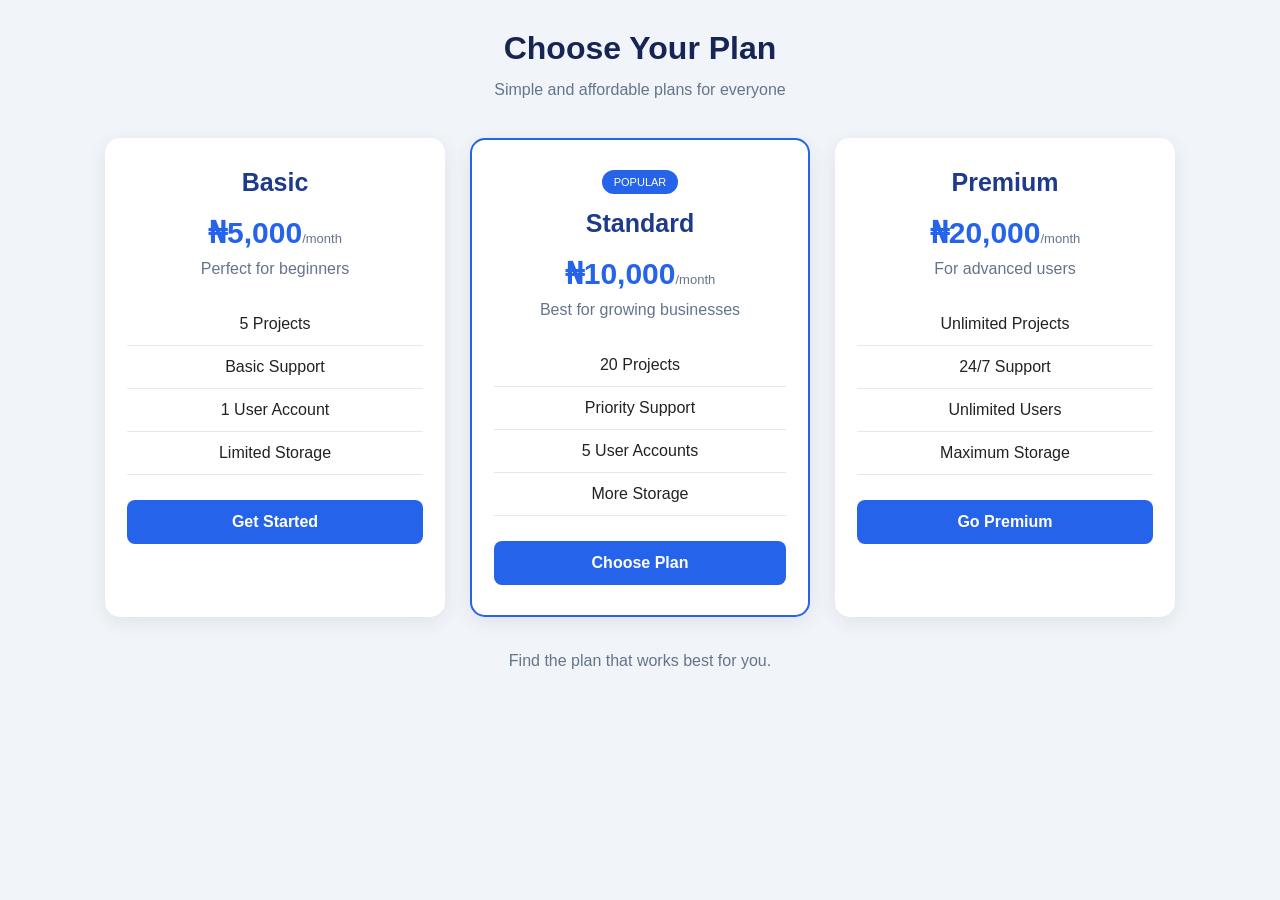
<file: index.html>
<!DOCTYPE html>
<html lang="en">
<head>
  <meta charset="UTF-8">
  <meta name="viewport" content="width=device-width, initial-scale=1.0">
  <title>Pricing Plans</title>
  <link rel="stylesheet" href="style.css">
</head>
<body>

  <header class="header">
    <h1>Choose Your Plan</h1>
    <p>Simple and affordable plans for everyone</p>
  </header>

  <main class="pricing-container">

    <section class="pricing-card">
      <h2>Basic</h2>
      <p class="price">₦5,000<span>/month</span></p>
      <p class="description">Perfect for beginners</p>

      <ul>
        <li>5 Projects</li>
        <li>Basic Support</li>
        <li>1 User Account</li>
        <li>Limited Storage</li>
      </ul>

      <a href="#" class="button">Get Started</a>
    </section>

    <section class="pricing-card featured">
      <span class="popular">POPULAR</span>
      <h2>Standard</h2>
      <p class="price">₦10,000<span>/month</span></p>
      <p class="description">Best for growing businesses</p>

      <ul>
        <li>20 Projects</li>
        <li>Priority Support</li>
        <li>5 User Accounts</li>
        <li>More Storage</li>
      </ul>

      <a href="#" class="button">Choose Plan</a>
    </section>

    <section class="pricing-card">
      <h2>Premium</h2>
      <p class="price">₦20,000<span>/month</span></p>
      <p class="description">For advanced users</p>

      <ul>
        <li>Unlimited Projects</li>
        <li>24/7 Support</li>
        <li>Unlimited Users</li>
        <li>Maximum Storage</li>
      </ul>

      <a href="#" class="button">Go Premium</a>
    </section>

  </main>

  <footer>
    <p>Find the plan that works best for you.</p>
  </footer>

</body>
</html>
</file>
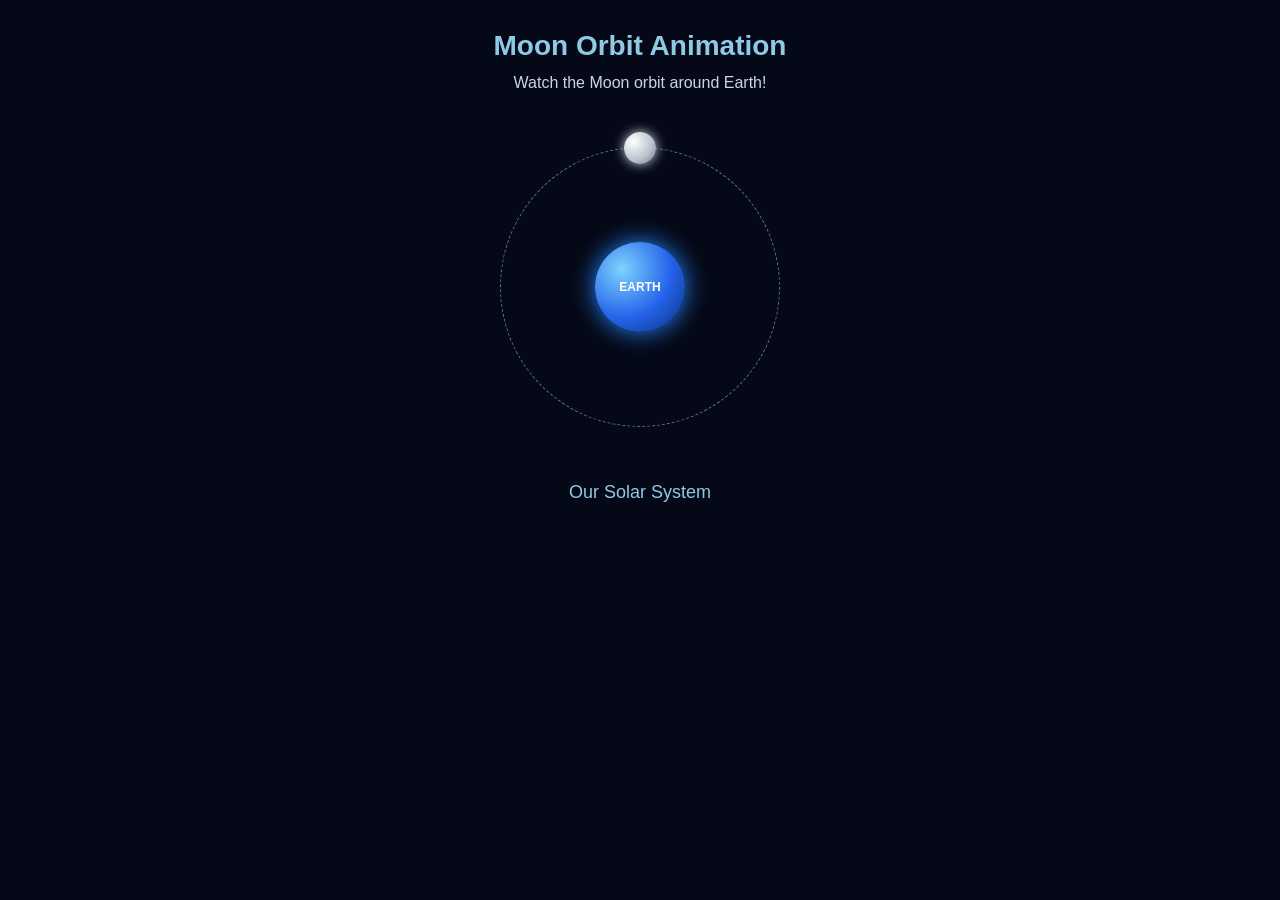
<file: Animation lab/index.html>
<!DOCTYPE html>
<html lang="en">
<head>
  <meta charset="UTF-8">
  <meta name="viewport" content="width=device-width, initial-scale=1.0">
  <title>Moon Orbit Animation</title>
  <link rel="stylesheet" href="style.css">
</head>
<body>

  <h1>Moon Orbit Animation</h1>
  <p>Watch the Moon orbit around Earth!</p>

  <main class="space">
    <div class="earth">
      <span>EARTH</span>
    </div>

    <div class="orbit">
      <div class="moon"></div>
    </div>
  </main>

  <p class="caption">Our Solar System</p>

</body>
</html>
</file>
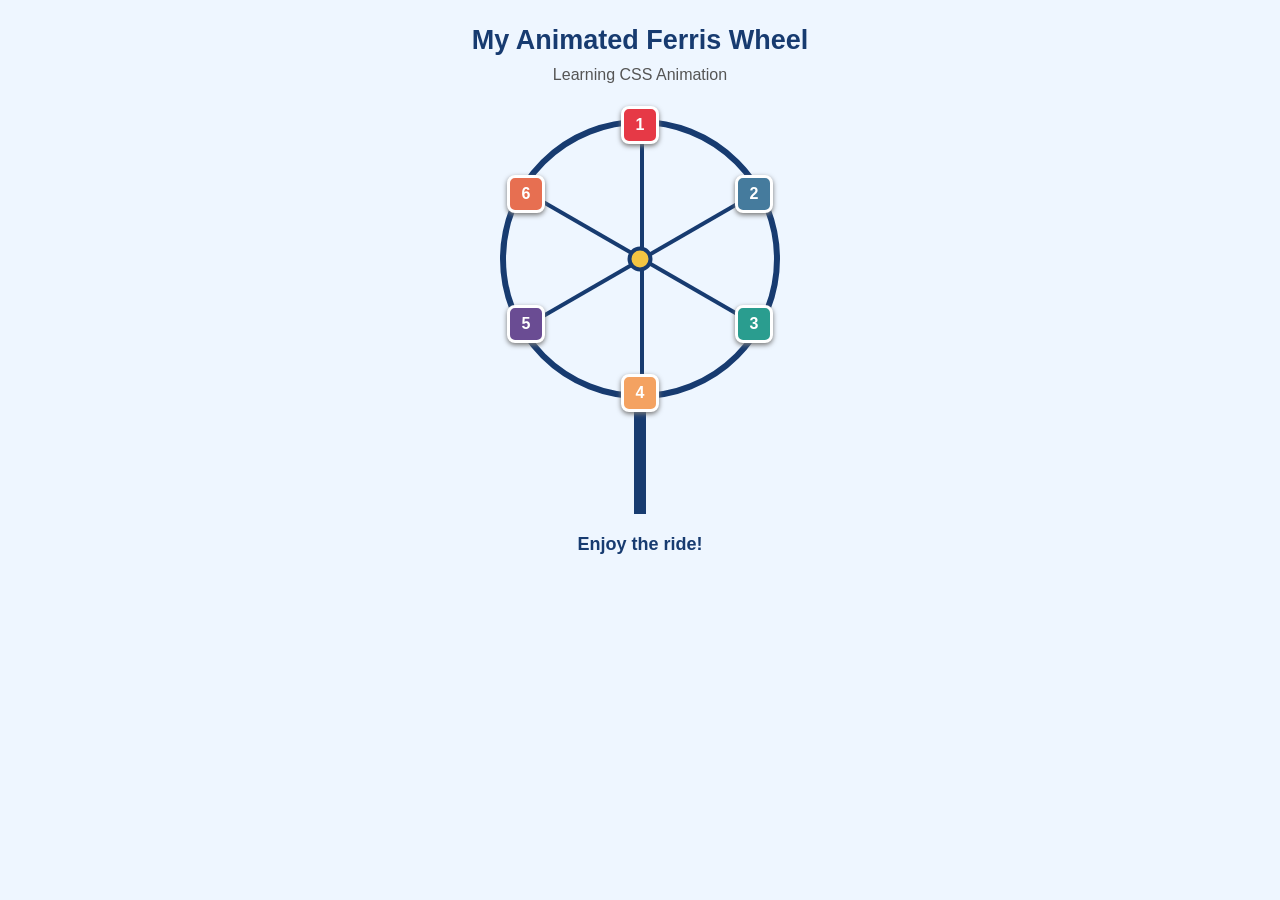
<file: Animation workshop/index.html>
<!DOCTYPE html>
<html lang="en">
<head>
  <meta charset="UTF-8">
  <meta name="viewport" content="width=device-width, initial-scale=1.0">
  <title>Animated Ferris Wheel</title>
  <link rel="stylesheet" href="style.css">
</head>
<body>

  <header>
    <h1>My Animated Ferris Wheel</h1>
    <p>Learning CSS Animation</p>
  </header>

  <main>
    <div class="wheel">
      <div class="spoke spoke1"></div>
      <div class="spoke spoke2"></div>
      <div class="spoke spoke3"></div>
      <div class="spoke spoke4"></div>
      <div class="spoke spoke5"></div>
      <div class="spoke spoke6"></div>

      <div class="cabin cabin1">1</div>
      <div class="cabin cabin2">2</div>
      <div class="cabin cabin3">3</div>
      <div class="cabin cabin4">4</div>
      <div class="cabin cabin5">5</div>
      <div class="cabin cabin6">6</div>

      <div class="center"></div>
    </div>

    <div class="stand"></div>
    <p class="caption">Enjoy the ride!</p>
  </main>

</body>
</html>
</file>
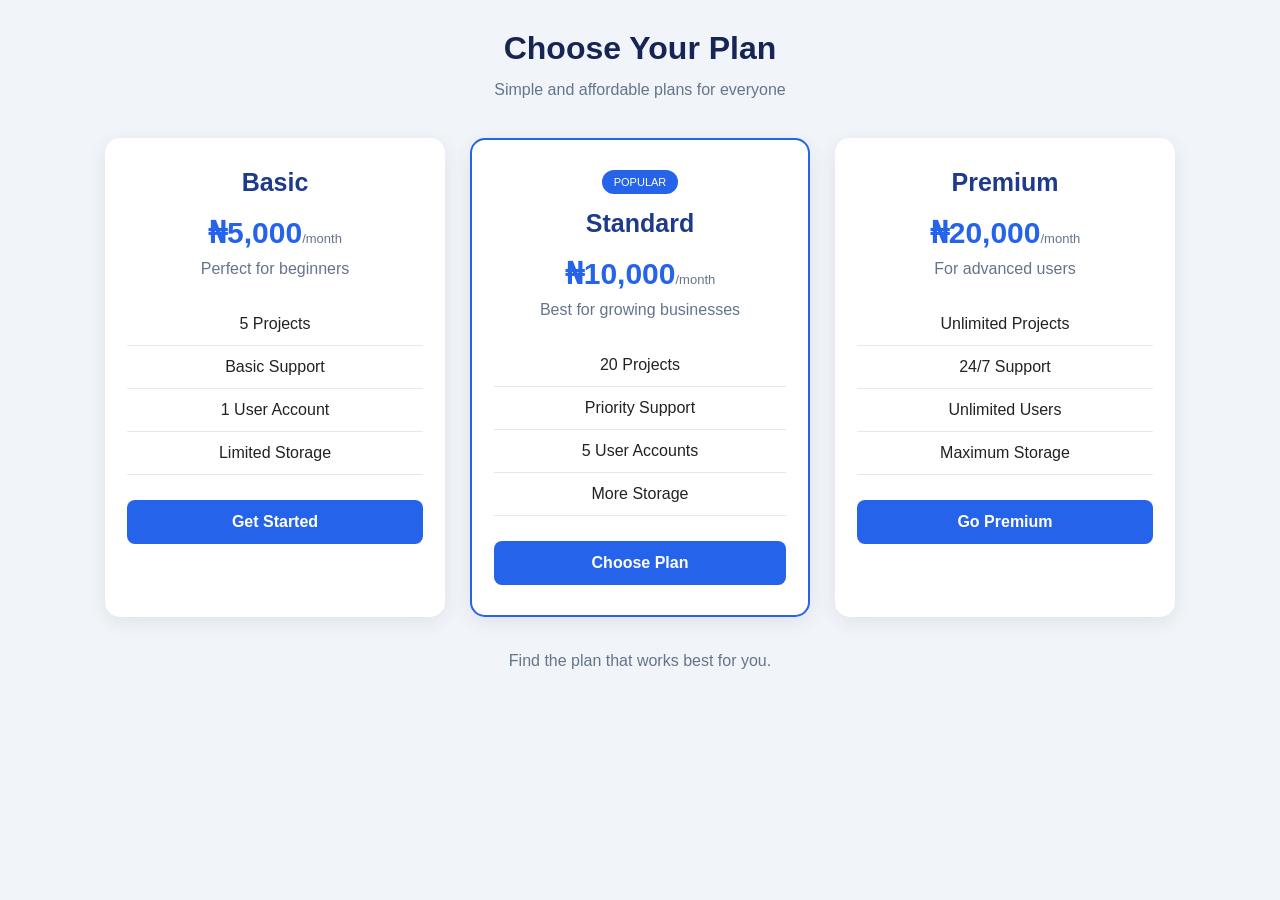
<file: Flex-box/index.html>
<!DOCTYPE html>
<html lang="en">
<head>
  <meta charset="UTF-8">
  <meta name="viewport" content="width=device-width, initial-scale=1.0">
  <title>Pricing Plans</title>
  <link rel="stylesheet" href="style.css">
</head>
<body>

  <header class="header">
    <h1>Choose Your Plan</h1>
    <p>Simple and affordable plans for everyone</p>
  </header>

  <main class="pricing-container">

    <section class="pricing-card">
      <h2>Basic</h2>
      <p class="price">₦5,000<span>/month</span></p>
      <p class="description">Perfect for beginners</p>

      <ul>
        <li>5 Projects</li>
        <li>Basic Support</li>
        <li>1 User Account</li>
        <li>Limited Storage</li>
      </ul>

      <a href="#" class="button">Get Started</a>
    </section>

    <section class="pricing-card featured">
      <span class="popular">POPULAR</span>
      <h2>Standard</h2>
      <p class="price">₦10,000<span>/month</span></p>
      <p class="description">Best for growing businesses</p>

      <ul>
        <li>20 Projects</li>
        <li>Priority Support</li>
        <li>5 User Accounts</li>
        <li>More Storage</li>
      </ul>

      <a href="#" class="button">Choose Plan</a>
    </section>

    <section class="pricing-card">
      <h2>Premium</h2>
      <p class="price">₦20,000<span>/month</span></p>
      <p class="description">For advanced users</p>

      <ul>
        <li>Unlimited Projects</li>
        <li>24/7 Support</li>
        <li>Unlimited Users</li>
        <li>Maximum Storage</li>
      </ul>

      <a href="#" class="button">Go Premium</a>
    </section>

  </main>

  <footer>
    <p>Find the plan that works best for you.</p>
  </footer>

</body>
</html>
</file>
<file: style.css>
* {
  margin: 0;
  padding: 0;
  box-sizing: border-box;
}

body {
  font-family: Arial, sans-serif;
  background: #f1f5f9;
  color: #222;
  padding: 30px 15px;
}

.header {
  text-align: center;
  margin-bottom: 35px;
}

.header h1 {
  font-size: 32px;
  margin-bottom: 10px;
  color: #172554;
}

.header p {
  color: #64748b;
  line-height: 1.6;
}

.pricing-container {
  display: flex;
  justify-content: center;
  align-items: stretch;
  flex-wrap: wrap;
  gap: 25px;
  max-width: 1100px;
  margin: auto;
}

.pricing-card {
  background: white;
  padding: 30px 22px;
  border-radius: 15px;
  box-shadow: 0 5px 20px rgba(0, 0, 0, 0.08);
  flex: 1 1 260px;
  max-width: 340px;
  text-align: center;
  position: relative;
  transition: transform 0.3s ease;
}

.pricing-card:hover {
  transform: translateY(-8px);
}

.pricing-card h2 {
  font-size: 25px;
  margin-bottom: 18px;
  color: #1e3a8a;
}

.price {
  font-size: 30px;
  font-weight: bold;
  color: #2563eb;
  margin-bottom: 10px;
}

.price span {
  font-size: 13px;
  color: #64748b;
  font-weight: normal;
}

.description {
  color: #64748b;
  margin-bottom: 25px;
}

.pricing-card ul {
  list-style: none;
  margin-bottom: 25px;
}

.pricing-card li {
  padding: 12px 0;
  border-bottom: 1px solid #e2e8f0;
}

.button {
  display: block;
  background: #2563eb;
  color: white;
  text-decoration: none;
  padding: 13px;
  border-radius: 8px;
  font-weight: bold;
}

.button:hover {
  background: #1d4ed8;
}

.featured {
  border: 2px solid #2563eb;
}

.popular {
  display: inline-block;
  background: #2563eb;
  color: white;
  padding: 6px 12px;
  border-radius: 20px;
  font-size: 11px;
  margin-bottom: 15px;
}

footer {
  text-align: center;
  margin-top: 35px;
  color: #64748b;
}

@media (max-width: 600px) {
  .header h1 {
    font-size: 26px;
  }

  .pricing-container {
    flex-direction: column;
    align-items: center;
  }

  .pricing-card {
    width: 100%;
    max-width: 400px;
    flex: auto;
  }
}
</file>
<file: Animation lab/style.css>
* {
  margin: 0;
  padding: 0;
  box-sizing: border-box;
}

body {
  font-family: Arial, sans-serif;
  background: #050816;
  color: white;
  text-align: center;
  padding: 30px 10px;
  min-height: 100vh;
  overflow-x: hidden;
}

h1 {
  font-size: 28px;
  color: #8ecae6;
  margin-bottom: 12px;
}

body > p {
  color: #cbd5e1;
  margin-bottom: 25px;
}

.space {
  width: 320px;
  height: 320px;
  max-width: 90vw;
  max-height: 90vw;
  position: relative;
  margin: 35px auto;
  display: flex;
  justify-content: center;
  align-items: center;
}

.earth {
  width: 90px;
  height: 90px;
  border-radius: 50%;
  background: radial-gradient(
    circle at 30% 30%,
    #7dd3fc,
    #2563eb 55%,
    #082f75
  );
  box-shadow: 0 0 25px #2588ff;
  display: flex;
  justify-content: center;
  align-items: center;
  font-size: 12px;
  font-weight: bold;
  z-index: 2;
}

.orbit {
  width: 280px;
  height: 280px;
  border: 1px dashed #64748b;
  border-radius: 50%;
  position: absolute;
  animation: orbit-moon 6s linear infinite;
}

.moon {
  width: 32px;
  height: 32px;
  background: radial-gradient(
    circle at 30% 30%,
    #ffffff,
    #b8c1cc 60%,
    #64748b
  );
  border-radius: 50%;
  position: absolute;
  top: -16px;
  left: calc(50% - 16px);
  box-shadow: 0 0 12px #cbd5e1;
}

.caption {
  color: #8ecae6;
  font-size: 18px;
  margin-top: 20px;
}

@keyframes orbit-moon {
  from {
    transform: rotate(0deg);
  }

  to {
    transform: rotate(360deg);
  }
}

@media (max-width: 350px) {
  .space {
    width: 280px;
    height: 280px;
  }

  .orbit {
    width: 240px;
    height: 240px;
  }
}
</file>
<file: Animation workshop/style.css>
* {
  margin: 0;
  padding: 0;
  box-sizing: border-box;
}

body {
  font-family: Arial, sans-serif;
  background: #eef6ff;
  text-align: center;
  padding: 25px 10px;
  overflow-x: hidden;
}

header h1 {
  color: #173b70;
  font-size: 27px;
  margin-bottom: 10px;
}

header p {
  color: #555;
  margin-bottom: 35px;
}

.wheel {
  width: 280px;
  height: 280px;
  border: 6px solid #173b70;
  border-radius: 50%;
  position: relative;
  margin: 0 auto;
  animation: rotate-wheel 10s linear infinite;
}

.spoke {
  position: absolute;
  width: 4px;
  height: 50%;
  background: #173b70;
  left: 50%;
  bottom: 50%;
  transform-origin: bottom center;
}

.spoke1 {
  transform: rotate(0deg);
}

.spoke2 {
  transform: rotate(60deg);
}

.spoke3 {
  transform: rotate(120deg);
}

.spoke4 {
  transform: rotate(180deg);
}

.spoke5 {
  transform: rotate(240deg);
}

.spoke6 {
  transform: rotate(300deg);
}

.cabin {
  width: 38px;
  height: 38px;
  border: 3px solid white;
  border-radius: 8px;
  display: flex;
  justify-content: center;
  align-items: center;
  color: white;
  font-weight: bold;
  position: absolute;
  z-index: 2;
  box-shadow: 0 2px 5px #777;
}

.cabin1 {
  top: -19px;
  left: calc(50% - 19px);
  background: #e63946;
}

.cabin2 {
  top: 50px;
  right: 1px;
  background: #457b9d;
}

.cabin3 {
  bottom: 50px;
  right: 1px;
  background: #2a9d8f;
}

.cabin4 {
  bottom: -19px;
  left: calc(50% - 19px);
  background: #f4a261;
}

.cabin5 {
  bottom: 50px;
  left: 1px;
  background: #6a4c93;
}

.cabin6 {
  top: 50px;
  left: 1px;
  background: #e76f51;
}

.center {
  position: absolute;
  width: 25px;
  height: 25px;
  background: #f4c542;
  border: 4px solid #173b70;
  border-radius: 50%;
  top: 50%;
  left: 50%;
  transform: translate(-50%, -50%);
  z-index: 3;
}

.stand {
  width: 12px;
  height: 115px;
  background: #173b70;
  margin: 0 auto;
}

.caption {
  margin-top: 20px;
  color: #173b70;
  font-weight: bold;
  font-size: 18px;
}

@keyframes rotate-wheel {
  from {
    transform: rotate(0deg);
  }

  to {
    transform: rotate(360deg);
  }
}

@media (max-width: 350px) {
  .wheel {
    width: 240px;
    height: 240px;
  }

  header h1 {
    font-size: 22px;
  }
}
</file>
<file: Flex-box/style.css>
* {
  margin: 0;
  padding: 0;
  box-sizing: border-box;
}

body {
  font-family: Arial, sans-serif;
  background: #f1f5f9;
  color: #222;
  padding: 30px 15px;
}

.header {
  text-align: center;
  margin-bottom: 35px;
}

.header h1 {
  font-size: 32px;
  margin-bottom: 10px;
  color: #172554;
}

.header p {
  color: #64748b;
  line-height: 1.6;
}

.pricing-container {
  display: flex;
  justify-content: center;
  align-items: stretch;
  flex-wrap: wrap;
  gap: 25px;
  max-width: 1100px;
  margin: auto;
}

.pricing-card {
  background: white;
  padding: 30px 22px;
  border-radius: 15px;
  box-shadow: 0 5px 20px rgba(0, 0, 0, 0.08);
  flex: 1 1 260px;
  max-width: 340px;
  text-align: center;
  position: relative;
  transition: transform 0.3s ease;
}

.pricing-card:hover {
  transform: translateY(-8px);
}

.pricing-card h2 {
  font-size: 25px;
  margin-bottom: 18px;
  color: #1e3a8a;
}

.price {
  font-size: 30px;
  font-weight: bold;
  color: #2563eb;
  margin-bottom: 10px;
}

.price span {
  font-size: 13px;
  color: #64748b;
  font-weight: normal;
}

.description {
  color: #64748b;
  margin-bottom: 25px;
}

.pricing-card ul {
  list-style: none;
  margin-bottom: 25px;
}

.pricing-card li {
  padding: 12px 0;
  border-bottom: 1px solid #e2e8f0;
}

.button {
  display: block;
  background: #2563eb;
  color: white;
  text-decoration: none;
  padding: 13px;
  border-radius: 8px;
  font-weight: bold;
}

.button:hover {
  background: #1d4ed8;
}

.featured {
  border: 2px solid #2563eb;
}

.popular {
  display: inline-block;
  background: #2563eb;
  color: white;
  padding: 6px 12px;
  border-radius: 20px;
  font-size: 11px;
  margin-bottom: 15px;
}

footer {
  text-align: center;
  margin-top: 35px;
  color: #64748b;
}

@media (max-width: 600px) {
  .header h1 {
    font-size: 26px;
  }

  .pricing-container {
    flex-direction: column;
    align-items: center;
  }

  .pricing-card {
    width: 100%;
    max-width: 400px;
    flex: auto;
  }
  }
</file>
